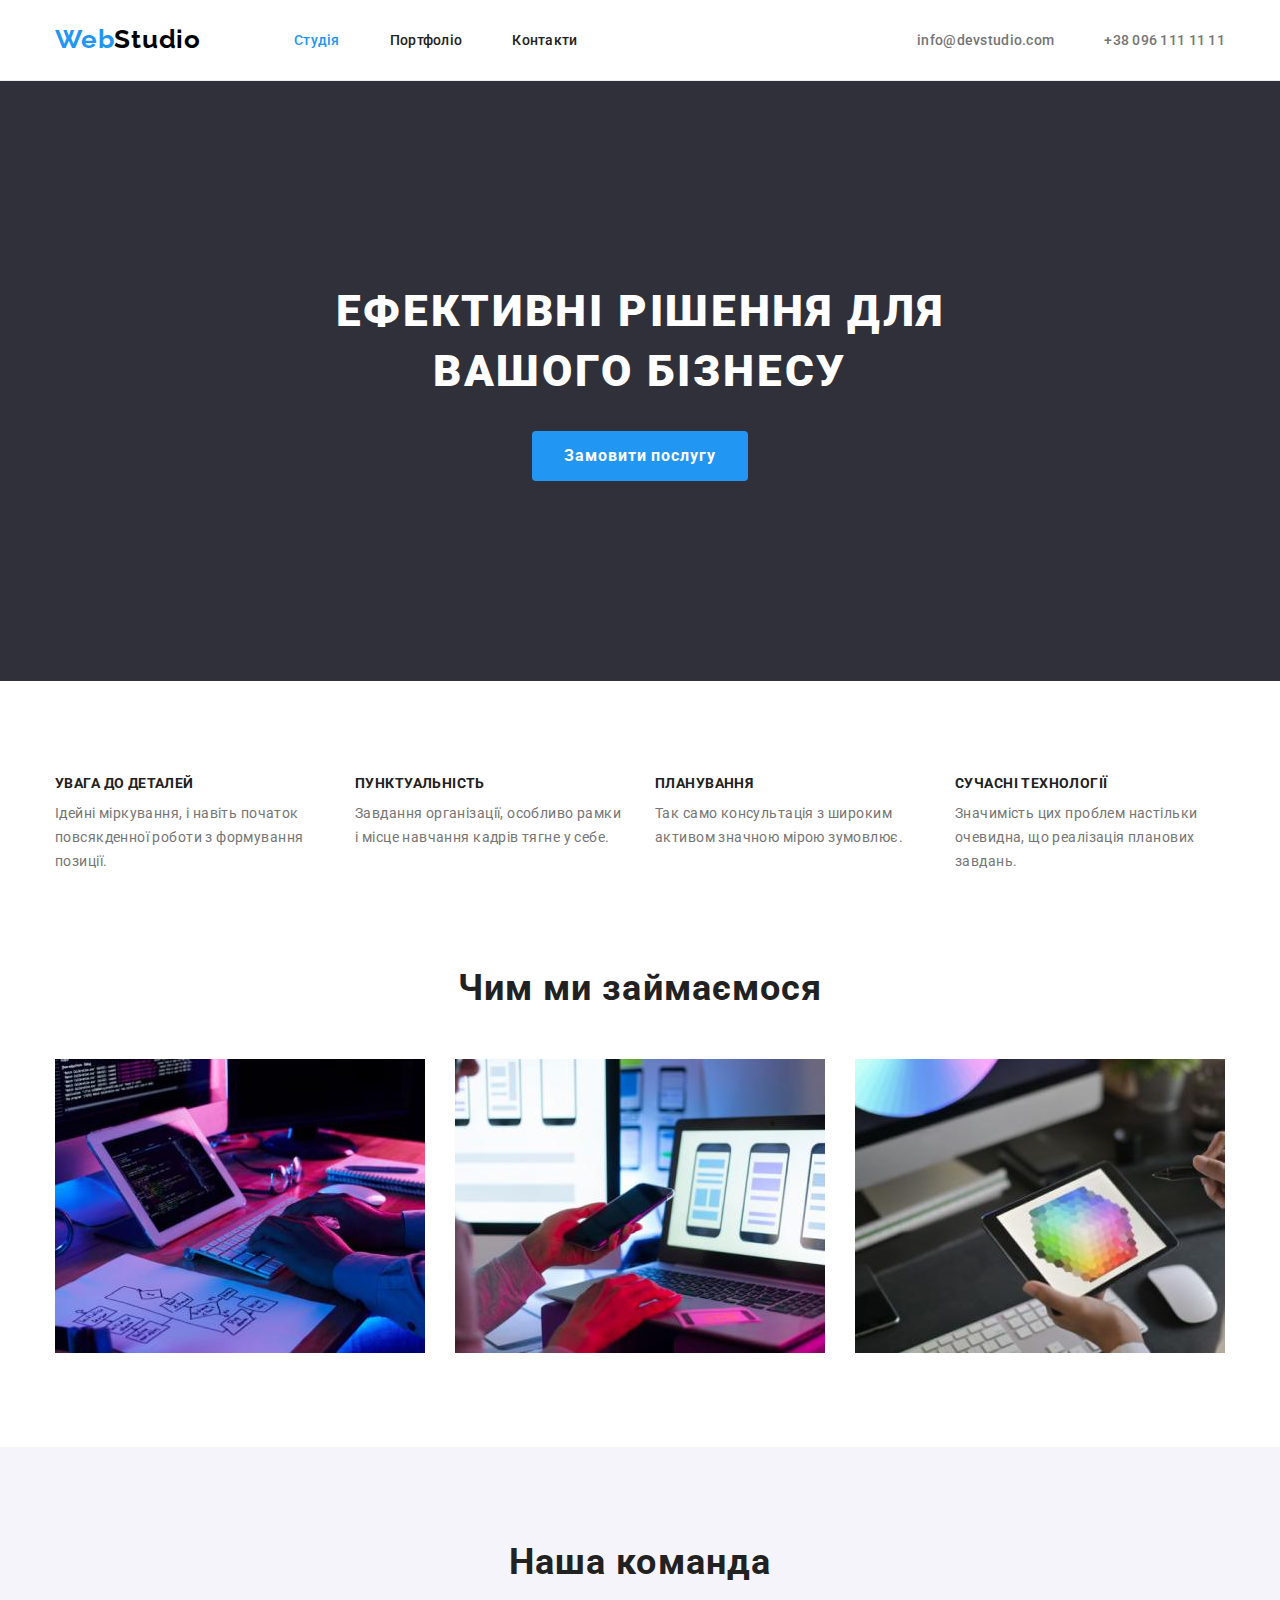
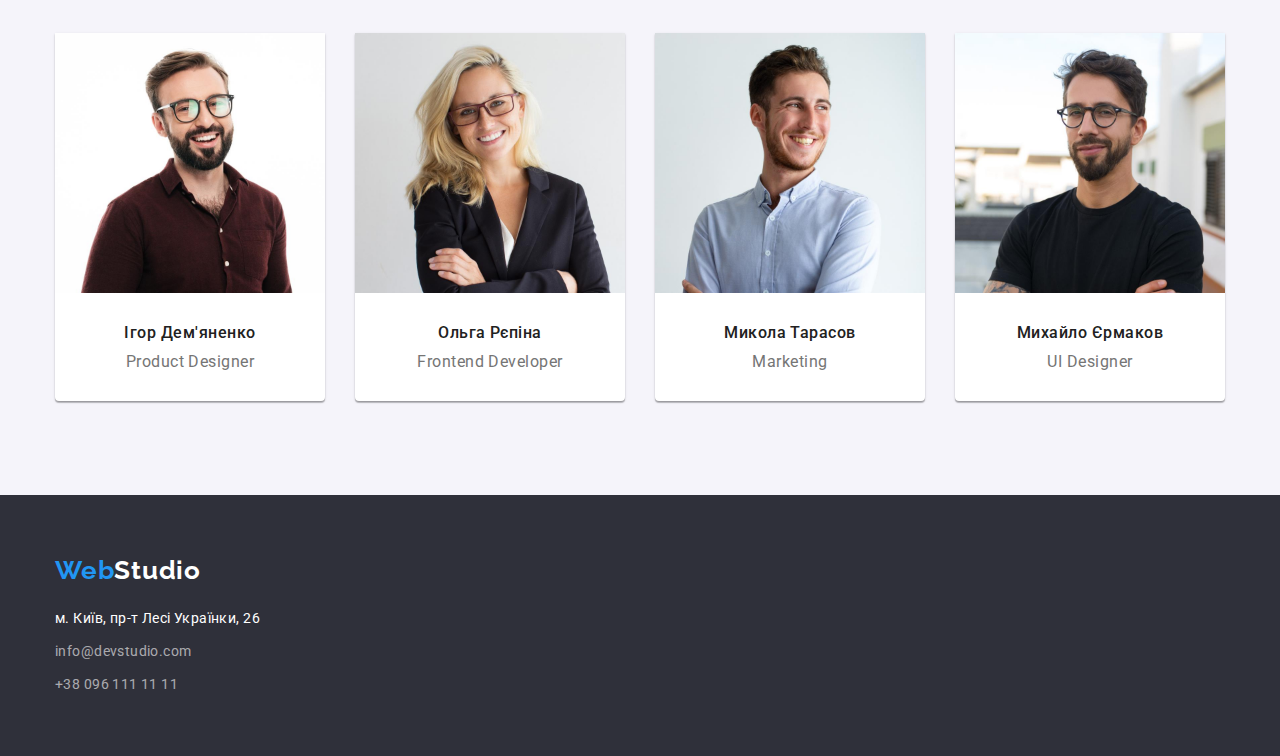
<file: index.html>
<!DOCTYPE html>
<html lang="uk">
  <head>
    <meta charset="UTF-8" />
    <meta http-equiv="X-UA-Compatible" content="IE=edge" />
    <meta name="viewport" content="width=device-width, initial-scale=1.0" />
    <title>Студія</title>
    <link rel="preconnect" href="https://fonts.googleapis.com" />
    <link rel="preconnect" href="https://fonts.gstatic.com" crossorigin />
    <link
      href="https://fonts.googleapis.com/css2?family=Raleway:wght@700&family=Roboto:wght@400;500;700;900&display=swap"
      rel="stylesheet"
    />
    <link
      rel="stylesheet"
      href="https://cdnjs.cloudflare.com/ajax/libs/modern-normalize/1.1.0/modern-normalize.min.css"
    />
    <link rel="stylesheet" href="./css/styles.css" />
  </head>
  <body>
    <!-- Шапка -->
    <header class="section-header">
      <div class="container main-header">
        <nav class="main-nav">
          <a class="logo-main logo link" href="./index.html" lang="en"
            >Web<span class="logo-header">Studio</span></a
          >
          <ul class="list site-nav">
            <li class="site-nav-item">
              <a class="link site-nav-link current" href="./index.html">Студія</a>
            </li>
            <li class="site-nav-item">
              <a class="link site-nav-link" href="./portfolio.html">Портфоліо</a>
            </li>
            <li class="site-nav-item"><a class="link site-nav-link" href="#">Контакти</a></li>
          </ul>
        </nav>
        <ul class="list contacts">
          <li class="contacts-item">
            <a class="contacts-link link" href="mailto:info@devstudio.com" lang="en"
              >info@devstudio.com</a
            >
          </li>
          <li class="contacts-item">
            <a class="contacts-link link" href="tel:+380961111111">+38 096 111 11 11</a>
          </li>
        </ul>
      </div>
    </header>
    <!-- Унікальний вміст -->
    <main>
      <!-- Вітання і замовлення -->
      <section class="hero">
        <div class="container">
          <h1 class="hero-title">Ефективні рішення для вашого бізнесу</h1>
          <button class="button-main" type="button">Замовити послугу</button>
        </div>
      </section>
      <!-- Наші переваги -->
      <section class="benefits section">
        <div class="container">
          <h2 class="benefits-title visually-hidden">Наші переваги</h2>
          <ul class="list benefits-list">
            <li class="benefits-item">
              <h3 class="benefits-subtitle">УВАГА ДО ДЕТАЛЕЙ</h3>
              <p class="benefits-text">
                Ідейні міркування, і навіть початок повсякденної роботи з формування позиції.
              </p>
            </li>
            <li class="benefits-item">
              <h3 class="benefits-subtitle">ПУНКТУАЛЬНІСТЬ</h3>
              <p class="benefits-text">
                Завдання організації, особливо рамки і місце навчання кадрів тягне у себе.
              </p>
            </li>
            <li class="benefits-item">
              <h3 class="benefits-subtitle">ПЛАНУВАННЯ</h3>
              <p class="benefits-text">
                Так само консультація з широким активом значною мірою зумовлює.
              </p>
            </li>
            <li class="benefits-item">
              <h3 class="benefits-subtitle">СУЧАСНІ ТЕХНОЛОГІЇ</h3>
              <p class="benefits-text">
                Значимість цих проблем настільки очевидна, що реалізація планових завдань.
              </p>
            </li>
          </ul>
        </div>
      </section>
      <!-- Чим ми займаємося -->
      <section class="section actings">
        <div class="container">
          <h2 class="title">Чим ми займаємося</h2>
          <ul class="list actings-list">
            <li class="actings-item">
              <img
                class="actings-photo picture"
                src="./images/job1.jpg"
                alt="Кодинг людиною на планшеті"
                width="370"
                height="294"
              />
            </li>
            <li class="actings-item">
              <img
                class="actings-photo picture"
                src="./images/job2.jpg"
                alt="Перегляд на смартфоні і ноутбуці"
                width="370"
                height="294"
              />
            </li>
            <li class="actings-item">
              <img
                class="actings-photo picture"
                src="./images/job3.jpg"
                alt="Вибір кольорової палітри на планшеті"
                width="370"
                height="294"
              />
            </li>
          </ul>
        </div>
      </section>
      <!-- Наша кломанда -->
      <section class="team section">
        <div class="container">
          <h2 class="title">Наша команда</h2>
          <ul class="list team-list">
            <li class="team-item">
              <img
                class="team-photo picture"
                src="./images/team-player1.jpg"
                alt="Ігор Дем'яненко"
                width="270"
                height="260"
              />
              <div class="team-data">
                <h3 class="team-member">Ігор Дем'яненко</h3>
                <p class="team-prof" lang="en">Product Designer</p>
              </div>
            </li>
            <li class="team-item">
              <img
                class="team-photo picture"
                src="./images/team-player2.jpg"
                alt="Ольга Рєпіна"
                width="270"
                height="260"
              />
              <div class="team-data">
                <h3 class="team-member">Ольга Рєпіна</h3>
                <p class="team-prof" lang="en">Frontend Developer</p>
              </div>
            </li>
            <li class="team-item">
              <img
                class="team-photo picture"
                src="./images/team-player3.jpg"
                alt="Микола Тарасов"
                width="270"
                height="260"
              />
              <div class="team-data">
                <h3 class="team-member">Микола Тарасов</h3>
                <p class="team-prof" lang="en">Marketing</p>
              </div>
            </li>
            <li class="team-item">
              <img
                class="team-photo picture"
                src="./images/team-player4.jpg"
                alt="Михайло Єрмаков"
                width="270"
                height="260"
              />
              <div class="team-data">
                <h3 class="team-member">Михайло Єрмаков</h3>
                <p class="team-prof" lang="en">UI Designer</p>
              </div>
            </li>
          </ul>
        </div>
      </section>
    </main>
    <!-- Підвал -->
    <footer class="main-footer">
      <div class="container">
        <a class="logo link footer-logo" href="./index.html" lang="en"
          >Web<span class="logo-footer">Studio</span></a
        >
        <address class="location">
          <ul class="list">
            <li class="location-item">
              <a
                class="location-address link"
                href="https://goo.gl/maps/CPtrU1FHBa2aNyZL9"
                target="_blank"
                rel="noopener noreferrer nofollow"
                >м. Київ, пр-т Лесі Українки, 26</a
              >
            </li>
            <li class="location-item">
              <a class="location-link link" href="mailto:info@devstudio.com" lang="en"
                >info@devstudio.com</a
              >
            </li>
            <li class="location-item">
              <a class="location-link link" href="tel:+380961111111">+38 096 111 11 11</a>
            </li>
          </ul>
        </address>
      </div>
    </footer>
  </body>
</html>
</file>
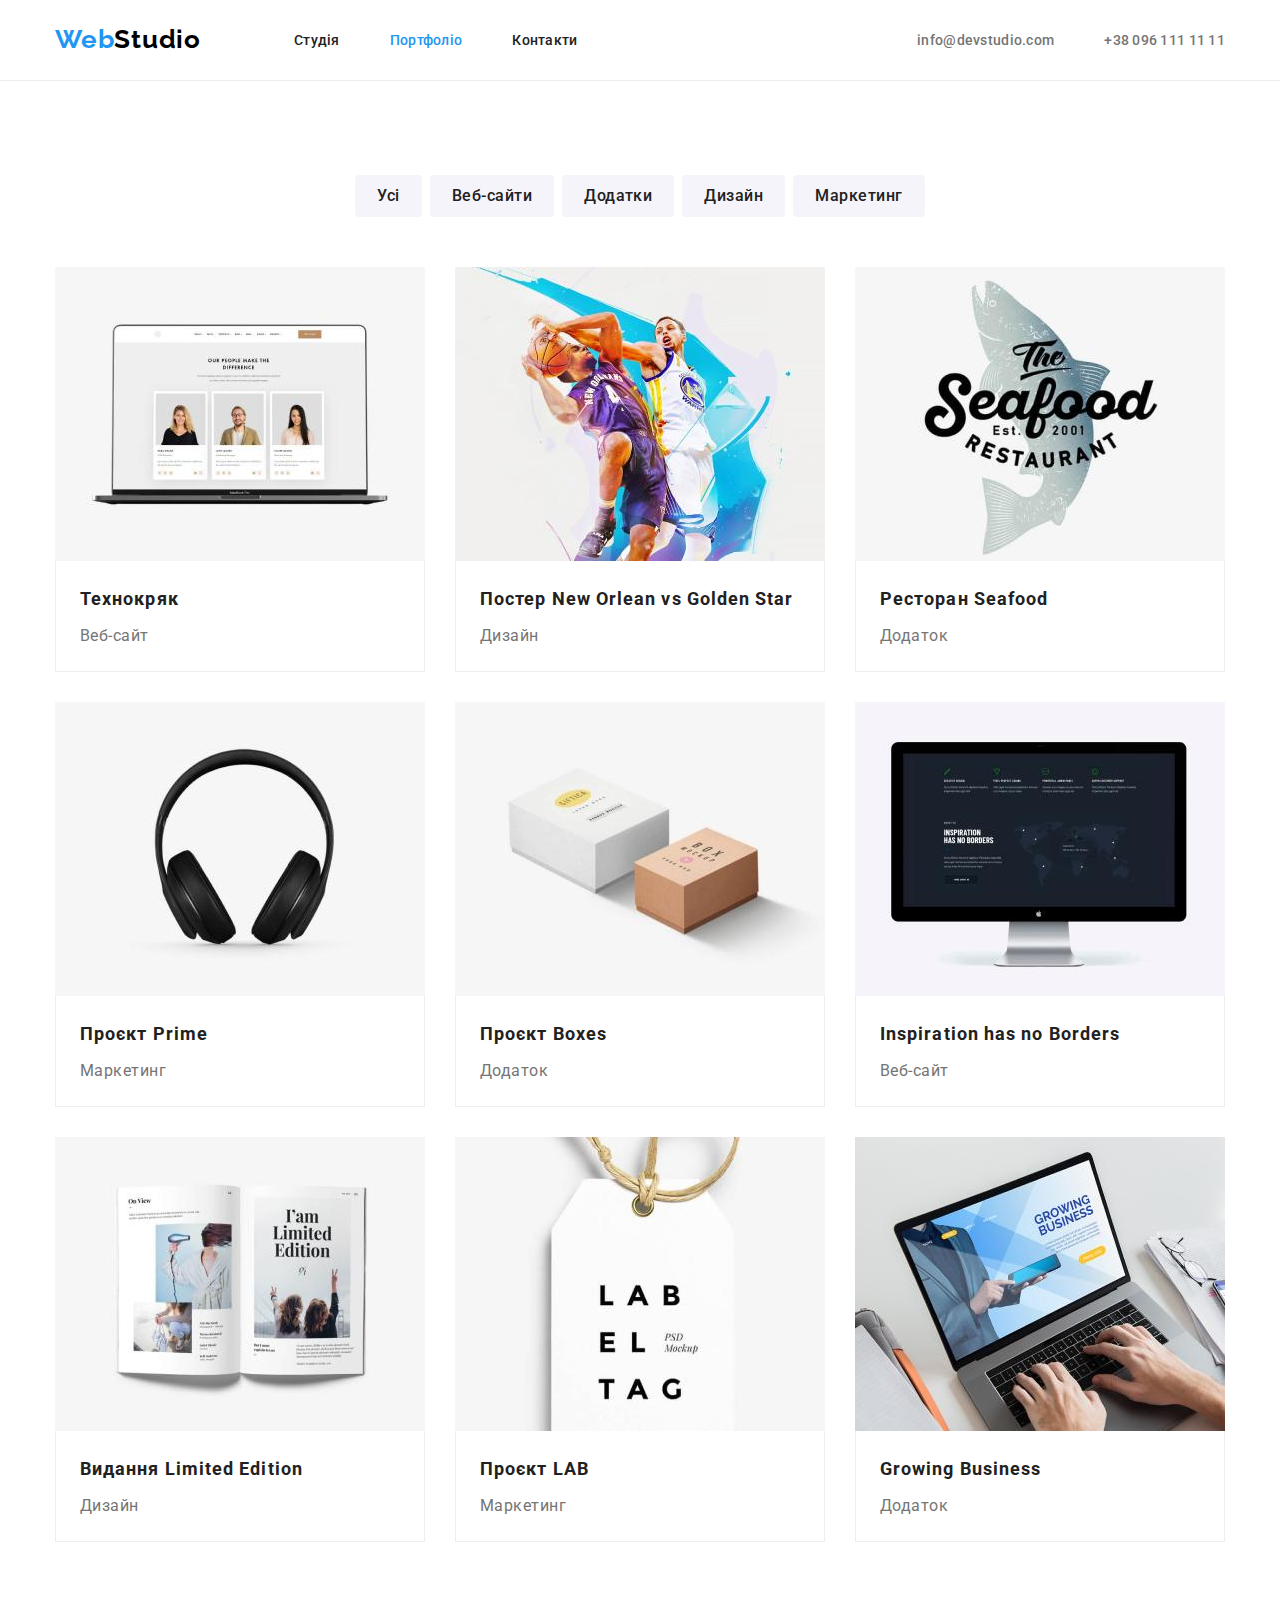
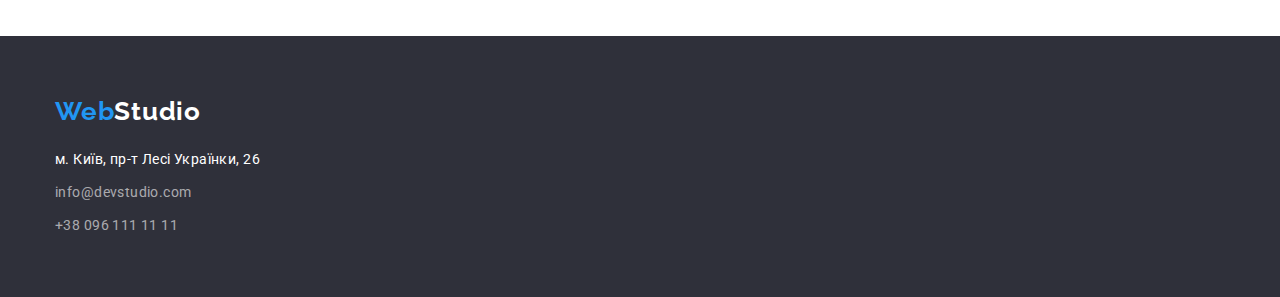
<file: portfolio.html>
<!DOCTYPE html>
<html lang="uk">
  <head>
    <meta charset="UTF-8" />
    <meta http-equiv="X-UA-Compatible" content="IE=edge" />
    <meta name="viewport" content="width=device-width, initial-scale=1.0" />
    <title>Студія</title>
    <link rel="preconnect" href="https://fonts.googleapis.com" />
    <link rel="preconnect" href="https://fonts.gstatic.com" crossorigin />
    <link
      href="https://fonts.googleapis.com/css2?family=Raleway:wght@700&family=Roboto:wght@400;500;700;900&display=swap"
      rel="stylesheet"
    />
    <link
      rel="stylesheet"
      href="https://cdnjs.cloudflare.com/ajax/libs/modern-normalize/1.1.0/modern-normalize.min.css"
    />
    <link rel="stylesheet" href="./css/styles.css" />
  </head>
  <body>
    <!-- Шапка -->
    <header class="section-header">
      <div class="container main-header">
        <nav class="main-nav">
          <a class="logo-main logo link" href="./index.html" lang="en"
            >Web<span class="logo-header">Studio</span></a
          >
          <ul class="list site-nav">
            <li class="site-nav-item">
              <a class="link site-nav-link" href="./index.html">Студія</a>
            </li>
            <li class="site-nav-item">
              <a class="link site-nav-link current" href="./portfolio.html">Портфоліо</a>
            </li>
            <li class="site-nav-item"><a class="link site-nav-link" href="#">Контакти</a></li>
          </ul>
        </nav>
        <ul class="list contacts">
          <li class="contacts-item">
            <a class="contacts-link link" href="mailto:info@devstudio.com" lang="en"
              >info@devstudio.com</a
            >
          </li>
          <li class="contacts-item">
            <a class="contacts-link link" href="tel:+380961111111">+38 096 111 11 11</a>
          </li>
        </ul>
      </div>
    </header>
    <!-- Унікальний вміст -->
    <main>
      <!-- Портфоліо -->
      <section class="section">
        <div class="container">
          <h1 class="visually-hidden">Портфоліо</h1>
          <ul class="list button-list">
            <li class="button-item">
              <button class="button" type="button">Усі</button>
            </li>
            <li class="button-item"><button class="button" type="button">Веб-сайти</button></li>
            <li class="button-item"><button class="button" type="button">Додатки</button></li>
            <li class="button-item"><button class="button" type="button">Дизайн</button></li>
            <li class="button-item"><button class="button" type="button">Маркетинг</button></li>
          </ul>
          <ul class="list kind-list">
            <li class="kind-item">
              <img
                class="kind-photo picture"
                src="./images/post1.jpg"
                alt="Ноутбук з відкритим веб-сайтом"
                width="370"
                height="294"
              />
              <div class="kind-card">
                <h2 class="kind-title">Технокряк</h2>
                <p class="kind-text">Веб-сайт</p>
              </div>
            </li>
            <li class="kind-item">
              <img
                class="kind-photo picture"
                src="./images/post2.jpg"
                alt="Два баскетболісти в боротьбі за м'яч"
                width="370"
                height="294"
              />
              <div class="kind-card">
                <h2 class="kind-title">Постер <span lang="en">New Orlean vs Golden Star</span></h2>
                <p class="kind-text">Дизайн</p>
              </div>
            </li>
            <li class="kind-item">
              <img
                class="kind-photo picture"
                src="./images/post3.jpg"
                alt="Логотип ресторану. На передньому плані текст, а на задньому риба"
                width="370"
                height="294"
              />
              <div class="kind-card">
                <h2 class="kind-title">Ресторан <span lang="en">Seafood</span></h2>
                <p class="kind-text">Додаток</p>
              </div>
            </li>
            <li class="kind-item">
              <img
                class="kind-photo picture"
                src="./images/post4.jpg"
                alt="Чорні безпровідні навушники"
                width="370"
                height="294"
              />
              <div class="kind-card">
                <h2 class="kind-title">Проєкт <span lang="en">Prime</span></h2>
                <p class="kind-text">Маркетинг</p>
              </div>
            </li>
            <li class="kind-item">
              <img
                class="kind-photo picture"
                src="./images/post5.jpg"
                alt="Дві закриті коробки з надписами. Менша жовта і більша біла"
                width="370"
                height="294"
              />
              <div class="kind-card">
                <h2 class="kind-title">Проєкт <span lang="en">Boxes</span></h2>
                <p class="kind-text">Додаток</p>
              </div>
            </li>
            <li class="kind-item">
              <img
                class="kind-photo picture"
                src="./images/post6.jpg"
                alt="Веб-сайт на моніторі"
                width="370"
                height="294"
              />
              <div class="kind-card">
                <h2 class="kind-title" lang="en">Inspiration has no Borders</h2>
                <p class="kind-text">Веб-сайт</p>
              </div>
            </li>
            <li class="kind-item">
              <img
                class="kind-photo picture"
                src="./images/post7.jpg"
                alt="Розгорнутий журнал"
                width="370"
                height="294"
              />
              <div class="kind-card">
                <h2 class="kind-title">Видання <span lang="en">Limited Edition</span></h2>
                <p class="kind-text">Дизайн</p>
              </div>
            </li>
            <li class="kind-item">
              <img
                class="kind-photo picture"
                src="./images/post8.jpg"
                alt="Бирка з назвою на мотузці"
                width="370"
                height="294"
              />
              <div class="kind-card">
                <h2 class="kind-title">Проєкт <span lang="en">LAB</span></h2>
                <p class="kind-text">Маркетинг</p>
              </div>
            </li>
            <li class="kind-item">
              <img
                class="kind-photo picture"
                src="./images/post9.jpg"
                alt="Додаток відкритий в ноутбуці з руками на клавіатурі"
                width="370"
                height="294"
              />
              <div class="kind-card">
                <h2 class="kind-title" lang="en">Growing Business</h2>
                <p class="kind-text">Додаток</p>
              </div>
            </li>
          </ul>
        </div>
      </section>
    </main>
    <!-- Підвал -->
    <footer class="main-footer">
      <div class="container">
        <a class="logo link footer-logo" href="./index.html" lang="en"
          >Web<span class="logo-footer">Studio</span></a
        >
        <address class="location">
          <ul class="list">
            <li class="location-item">
              <a
                class="location-address link"
                href="https://goo.gl/maps/CPtrU1FHBa2aNyZL9"
                target="_blank"
                rel="noopener noreferrer nofollow"
                >м. Київ, пр-т Лесі Українки, 26</a
              >
            </li>
            <li class="location-item">
              <a class="location-link link" href="mailto:info@devstudio.com" lang="en"
                >info@devstudio.com</a
              >
            </li>
            <li class="location-item">
              <a class="location-link link" href="tel:+380961111111">+38 096 111 11 11</a>
            </li>
          </ul>
        </address>
      </div>
    </footer>
  </body>
</html>
</file>
<file: css/styles.css>
:root {
  --main-light-color: #ffffff;
  --main-dark-color: #000000;
  --primary-bg-color: #2f303a;
  --secondary-bg-color: #f5f4fa;
  --accent-color: #2196f3;
  --primary-text-color: #212121;
  --secondary-text-color: #757575;
  --thirdy-text-color: rgba(255, 255, 255, 0.6);
  --shadow-btn-color: #188ce8;
  --line-color: #ececec;
  --main-border-color: #eeeeee;
}

/* ==================== Глобальні стилі ====================*/

body {
  color: var(--primary-text-color);
  background-color: var(--main-light-color);
  font-family: Roboto, sans-serif;
  font-size: 14px;
}

.list {
  list-style: none;
}

.link {
  text-decoration: none;
}

.picture {
  display: block;
}

h1,
h2,
h3,
p,
ul {
  margin-top: 0;
  margin-bottom: 0;
  padding-left: 0;
}

.container {
  margin-left: auto;
  margin-right: auto;
  padding-left: 15px;
  padding-right: 15px;

  width: 1200px;
}

.section {
  padding-top: 94px;
  padding-bottom: 94px;
}

/* Стилі для прихованих заголовків */

.visually-hidden {
  position: absolute;
  white-space: nowrap;
  width: 1px;
  height: 1px;
  overflow: hidden;
  border: 0;
  padding: 0;
  clip: rect(0 0 0 0);
  clip-path: inset(50%);
  margin: -1px;
}

/* ==================== Глобальні стилі ====================*/

/* ==================== Стилі шапки ====================*/

.section-header {
  border-bottom: 1px solid var(--line-color);
}

.main-header {
  display: flex;
  align-items: center;
  justify-content: flex-start;
}

/* ==================== Логотип ====================*/

.logo {
  font-family: Raleway, sans-serif;
  color: var(--accent-color);
  font-weight: 700;
  font-size: 26px;
  line-height: calc(31 / 26);
  letter-spacing: 0.03em;
}

.logo-main {
  display: block;
  margin-right: 93px;
  padding-top: 24px;
  padding-bottom: 25px;
}

.logo-header {
  color: var(--main-dark-color);
}
/* ==================== Логотип ====================*/
/* ==================== Навігація і контакти ====================*/

.main-nav {
  display: flex;
  align-items: center;
}

.site-nav {
  display: flex;
}

.site-nav-item:not(:last-child) {
  margin-right: 50px;
}

/* .site-nav-item + .site-nav-item {
  margin-left: 50px;
} */

.site-nav-link {
  display: block;
  padding-top: 32px;
  padding-bottom: 32px;

  color: var(--primary-text-color);
  font-weight: 500;
  line-height: calc(16 / 14);
  letter-spacing: 0.02em;
}

.site-nav-link:hover,
.site-nav-link:focus,
.site-nav-link.current,
.contacts-link:hover,
.contacts-link:focus {
  color: var(--accent-color);
}

/* ==================== Навігація і контакти ====================*/
/* ==================== Контакти ==================== */

.contacts {
  display: flex;
  margin-left: auto;
}

.contacts-item:not(:last-child) {
  margin-right: 50px;
}

.contacts-link {
  display: block;
  padding-top: 32px;
  padding-bottom: 32px;

  color: var(--secondary-text-color);
  font-weight: 500;
  line-height: calc(16 / 14);
  letter-spacing: 0.02em;
}
/* ==================== Контакти ==================== */
/* ==================== Стилі шапки ====================*/

/* ==================== Стилі головної сторінки ====================*/
/* ==================== Вітання і замовлення ====================*/

.hero {
  padding-top: 200px;
  padding-bottom: 200px;
  background-color: var(--primary-bg-color);
  text-align: center;
}

.hero-title {
  margin-bottom: 30px;
  max-width: 696px;
  margin-left: auto;
  margin-right: auto;

  color: var(--main-light-color);
  font-weight: 900;
  font-size: 44px;
  line-height: calc(60 / 44);
  letter-spacing: 0.06em;
  text-transform: uppercase;
}

.button-main {
  color: var(--main-light-color);
  font-family: inherit;
  font-weight: 700;
  font-size: 16px;
  line-height: calc(30 / 16);
  letter-spacing: 0.06em;
  background-color: var(--accent-color);
  cursor: pointer;
  border-radius: 4px;
  border: none;
  padding: 10px 32px;
}

.button-main:hover,
.button-main:focus {
  background-color: var(--shadow-btn-color);
  box-shadow: 0px 4px 4px rgba(0, 0, 0, 0.15);
}

/* ==================== Вітання і замовлення ====================*/
/* ==================== Наші переваги ====================*/

.benefits-list {
  display: flex;
  gap: 30px;
}

.benefits-item {
  width: 270px;
}

.benefits-subtitle {
  margin-bottom: 10px;

  font-size: 14px;
  line-height: calc(16 / 14);
  letter-spacing: 0.03em;
  text-transform: uppercase;
}

.benefits-text {
  color: var(--secondary-text-color);
  line-height: calc(24 / 14);
  letter-spacing: 0.03em;
}

/* ==================== Наші переваги ====================*/
/* ==================== Чим ми займаємося ====================*/

.actings {
  padding-top: 0;
}

.actings-list {
  display: flex;
  gap: 30px;
}

.actings-item {
  width: 370px;
}

.title {
  margin-bottom: 50px;

  font-size: 36px;
  line-height: calc(42 / 36);
  letter-spacing: 0.03em;
  text-align: center;
}

/* ==================== Чим ми займаємося ====================*/
/* ==================== Наша кломанда ====================*/

.team {
  background-color: var(--secondary-bg-color);
}

.team-list {
  display: flex;
  gap: 30px;
}

.team-item {
  width: 270px;
  text-align: center;
  background-color: var(--main-light-color);
  box-shadow: 0px 1px 3px rgba(0, 0, 0, 0.12), 0px 1px 1px rgba(0, 0, 0, 0.14),
    0px 2px 1px rgba(0, 0, 0, 0.2);
  border-radius: 0px 0px 4px 4px;
}

.team-data {
  padding: 30px;
}

.team-member {
  margin-bottom: 10px;

  font-weight: 500;
  font-size: 16px;
  letter-spacing: 0.03em;
  line-height: calc(19 / 16);
}

.team-prof {
  color: var(--secondary-text-color);
  font-size: 16px;
  letter-spacing: 0.03em;
  line-height: calc(19 / 16);
}

/* ==================== Наша кломанда ====================*/
/* ==================== Стилі головної сторінки ====================*/

/* ==================== Підвал ====================*/

.main-footer {
  background-color: var(--primary-bg-color);
  padding-top: 60px;
  padding-bottom: 60px;
}

.logo-footer {
  color: var(--main-light-color);
}

.footer-logo {
  margin-bottom: 20px;
  display: inline-block;
}

.location-address {
  color: var(--main-light-color);
  font-style: normal;
  font-weight: 400;
  letter-spacing: 0.03em;
  line-height: calc(24 / 14);
}

.location-address:hover,
.location-address:focus,
.location-link:hover,
.location-link:focus {
  color: var(--accent-color);
}

.location-link {
  color: var(--thirdy-text-color);
  font-style: normal;
  font-weight: 400;
  line-height: calc(24 / 14);
  letter-spacing: 0.03em;
}

.location-item:not(:last-child) {
  margin-bottom: 9px;
}

/* ==================== Підвал ====================*/

/* ==================== Портфоліо ====================*/
/* ==================== Кноки ====================*/
.button {
  color: var(--primary-text-color);
  font-weight: 500;
  font-size: 16px;
  line-height: calc(26 / 14);
  border-radius: 4px;
  background-color: var(--secondary-bg-color);
  cursor: pointer;
  border: none;
  padding: 6px 22px;
  letter-spacing: 0.03em;
}

.button:hover,
.button:focus,
.button:active {
  color: var(--main-light-color);
  background-color: var(--accent-color);
  box-shadow: 0px 3px 1px rgba(0, 0, 0, 0.1), 0px 1px 2px rgba(0, 0, 0, 0.08),
    0px 2px 2px rgba(0, 0, 0, 0.12);
}

.button-list {
  display: flex;
  justify-content: center;
  margin-bottom: 50px;
}

.button-item:not(:last-child) {
  margin-right: 8px;
}

/* ==================== Кноки ====================*/
/* ==================== Картки ====================*/

.kind-list {
  display: flex;
  flex-wrap: wrap;
  gap: 30px;
}

.kind-item {
  width: 370px;
}

.kind-card {
  padding: 20px 24px;
  border-bottom: 1px solid var(--main-border-color);
  border-left: 1px solid var(--main-border-color);
  border-right: 1px solid var(--main-border-color);
}

.kind-title {
  margin-bottom: 4px;

  font-size: 18px;
  line-height: calc(36 / 18);
  letter-spacing: 0.06em;
}

.kind-text {
  color: var(--secondary-text-color);
  font-size: 16px;
  line-height: calc(30 / 16);
  letter-spacing: 0.03em;
}

/* ==================== Картки ====================*/
/* ==================== Портфоліо ====================*/
</file>
